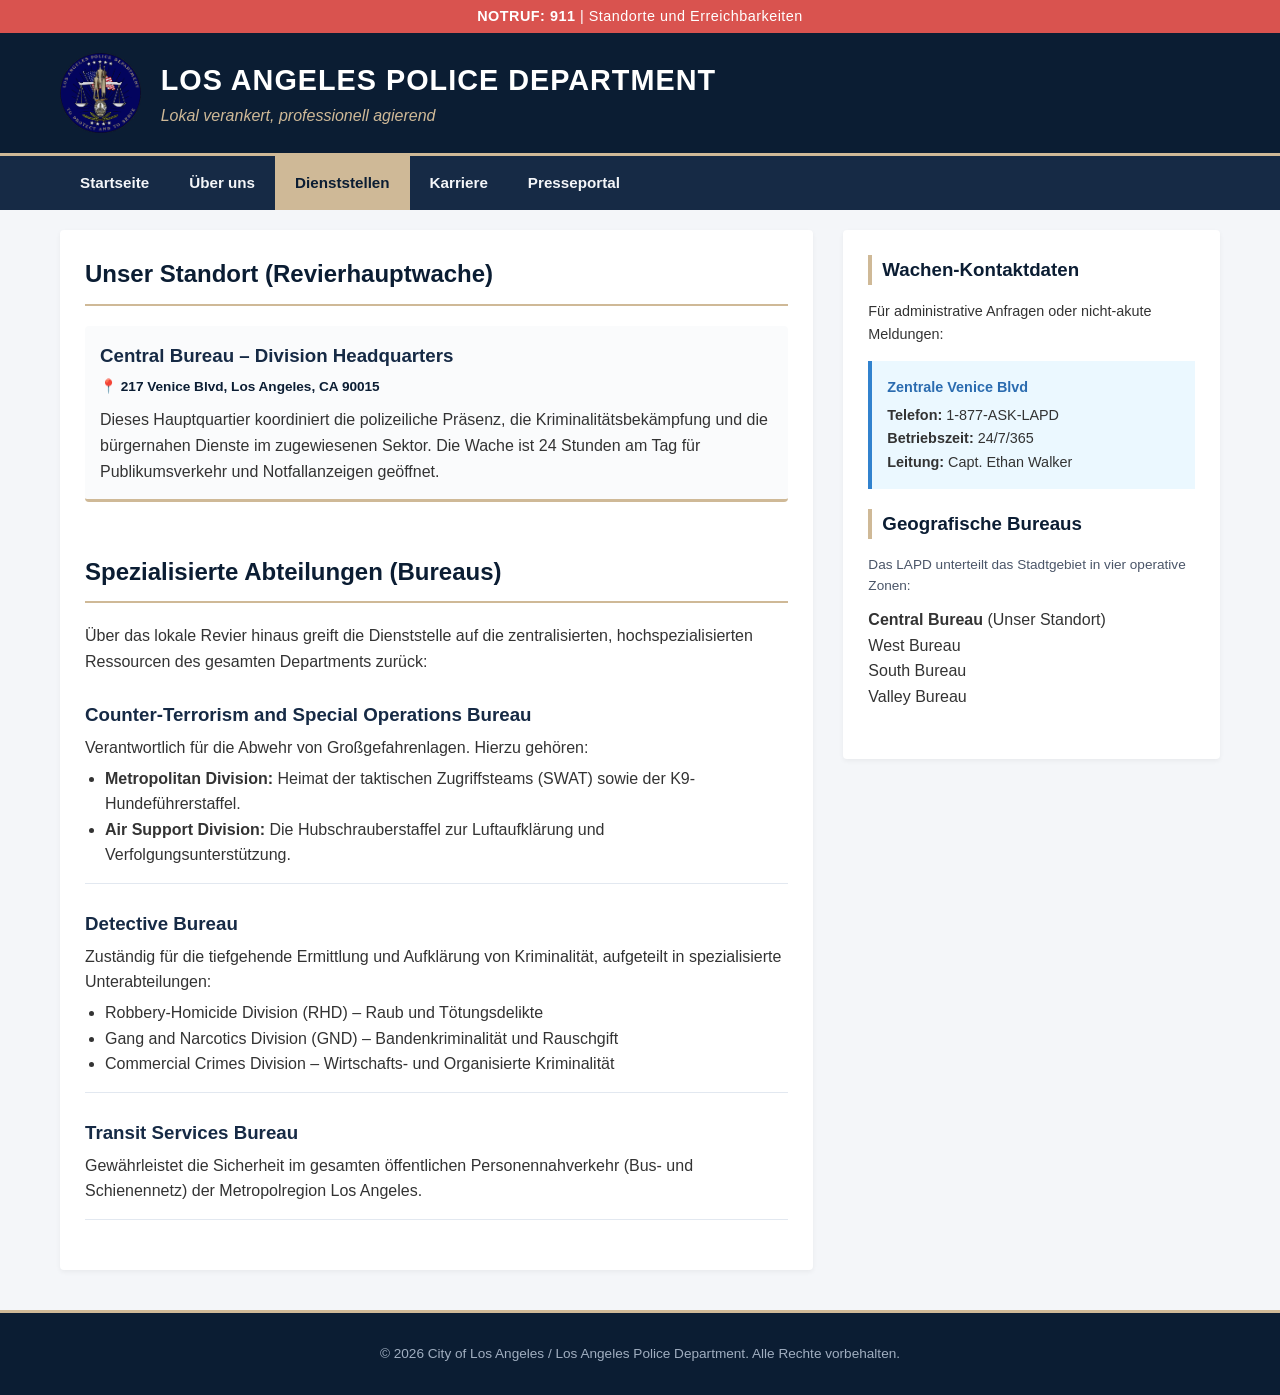
<file: dienststellen.html>
<!DOCTYPE html>
<html lang="de">
<head>
    <meta charset="UTF-8">
    <meta name="viewport" content="width=device-width, initial-scale=1.0">
    <title>Dienststellen & Standorte - Los Angeles Police Department</title>
    <link rel="stylesheet" href="style.css">
</head>
<body>

    <div class="announcement-bar">
        <p><strong>NOTRUF: 911</strong> | Standorte und Erreichbarkeiten</p>
    </div>

    <header class="main-header">
        <div class="header-container">
            <img src="lapd-logo.png" alt="LAPD Emblem" class="logo">
            <div class="header-text">
                <h1>LOS ANGELES POLICE DEPARTMENT</h1>
                <p class="motto">Lokal verankert, professionell agierend</p>
            </div>
        </div>
    </header>

    <nav class="navbar">
        <ul>
            <li><a href="index.html">Startseite</a></li>
            <li><a href="ueber-uns.html">Über uns</a></li>
            <li><a href="dienststellen.html" class="active">Dienststellen</a></li>
            <li><a href="karriere.html">Karriere</a></li>
            <li><a href="presse.html">Presseportal</a></li>
        </ul>
    </nav>

    <main class="content-container">
        
        <section class="main-content">
            <h2>Unser Standort (Revierhauptwache)</h2>
            <hr>
            <div class="news-card" style="border-bottom: 3px solid #cfb997; background-color: #fafbfc; padding: 15px; border-radius: 4px;">
                <h3>Central Bureau – Division Headquarters</h3>
                <p class="date" style="color: #0b1d33; font-weight: bold;">📍 217 Venice Blvd, Los Angeles, CA 90015</p>
                <p>Dieses Hauptquartier koordiniert die polizeiliche Präsenz, die Kriminalitätsbekämpfung und die bürgernahen Dienste im zugewiesenen Sektor. Die Wache ist 24 Stunden am Tag für Publikumsverkehr und Notfallanzeigen geöffnet.</p>
            </div>

            <br>
            <h2>Spezialisierte Abteilungen (Bureaus)</h2>
            <hr>
            <p>Über das lokale Revier hinaus greift die Dienststelle auf die zentralisierten, hochspezialisierten Ressourcen des gesamten Departments zurück:</p>
            
            <br>
            <div class="news-card">
                <h3>Counter-Terrorism and Special Operations Bureau</h3>
                <p>Verantwortlich für die Abwehr von Großgefahrenlagen. Hierzu gehören:</p>
                <ul style="margin-left: 20px; margin-top: 5px;">
                    <li><strong>Metropolitan Division:</strong> Heimat der taktischen Zugriffsteams (SWAT) sowie der K9-Hundeführerstaffel.</li>
                    <li><strong>Air Support Division:</strong> Die Hubschrauberstaffel zur Luftaufklärung und Verfolgungsunterstützung.</li>
                </ul>
            </div>

            <div class="news-card">
                <h3>Detective Bureau</h3>
                <p>Zuständig für die tiefgehende Ermittlung und Aufklärung von Kriminalität, aufgeteilt in spezialisierte Unterabteilungen:</p>
                <ul style="margin-left: 20px; margin-top: 5px;">
                    <li>Robbery-Homicide Division (RHD) – Raub und Tötungsdelikte</li>
                    <li>Gang and Narcotics Division (GND) – Bandenkriminalität und Rauschgift</li>
                    <li>Commercial Crimes Division – Wirtschafts- und Organisierte Kriminalität</li>
                </ul>
            </div>

            <div class="news-card">
                <h3>Transit Services Bureau</h3>
                <p>Gewährleistet die Sicherheit im gesamten öffentlichen Personennahverkehr (Bus- und Schienennetz) der Metropolregion Los Angeles.</p>
            </div>
        </section>

        <aside class="sidebar">
            <h3>Wachen-Kontaktdaten</h3>
            <p style="font-size: 0.9rem; margin-bottom: 15px;">Für administrative Anfragen oder nicht-akute Meldungen:</p>
            
            <div class="wichtig-box" style="margin-bottom: 20px;">
                <h4>Zentrale Venice Blvd</h4>
                <p style="margin-top: 5px;"><strong>Telefon:</strong> 1-877-ASK-LAPD<br>
                <strong>Betriebszeit:</strong> 24/7/365<br>
                <strong>Leitung:</strong> Capt. Ethan Walker</p>
            </div>

            <h3>Geografische Bureaus</h3>
            <p style="font-size: 0.85rem; color: #4a5568; margin-bottom: 10px;">Das LAPD unterteilt das Stadtgebiet in vier operative Zonen:</p>
            <ul>
                <li><strong>Central Bureau</strong> (Unser Standort)</li>
                <li>West Bureau</li>
                <li>South Bureau</li>
                <li>Valley Bureau</li>
            </ul>
        </aside>

    </main>

    <footer class="main-footer">
        <p>&copy; 2026 City of Los Angeles / Los Angeles Police Department. Alle Rechte vorbehalten.</p>
    </footer>

</body>
</html>
</file>
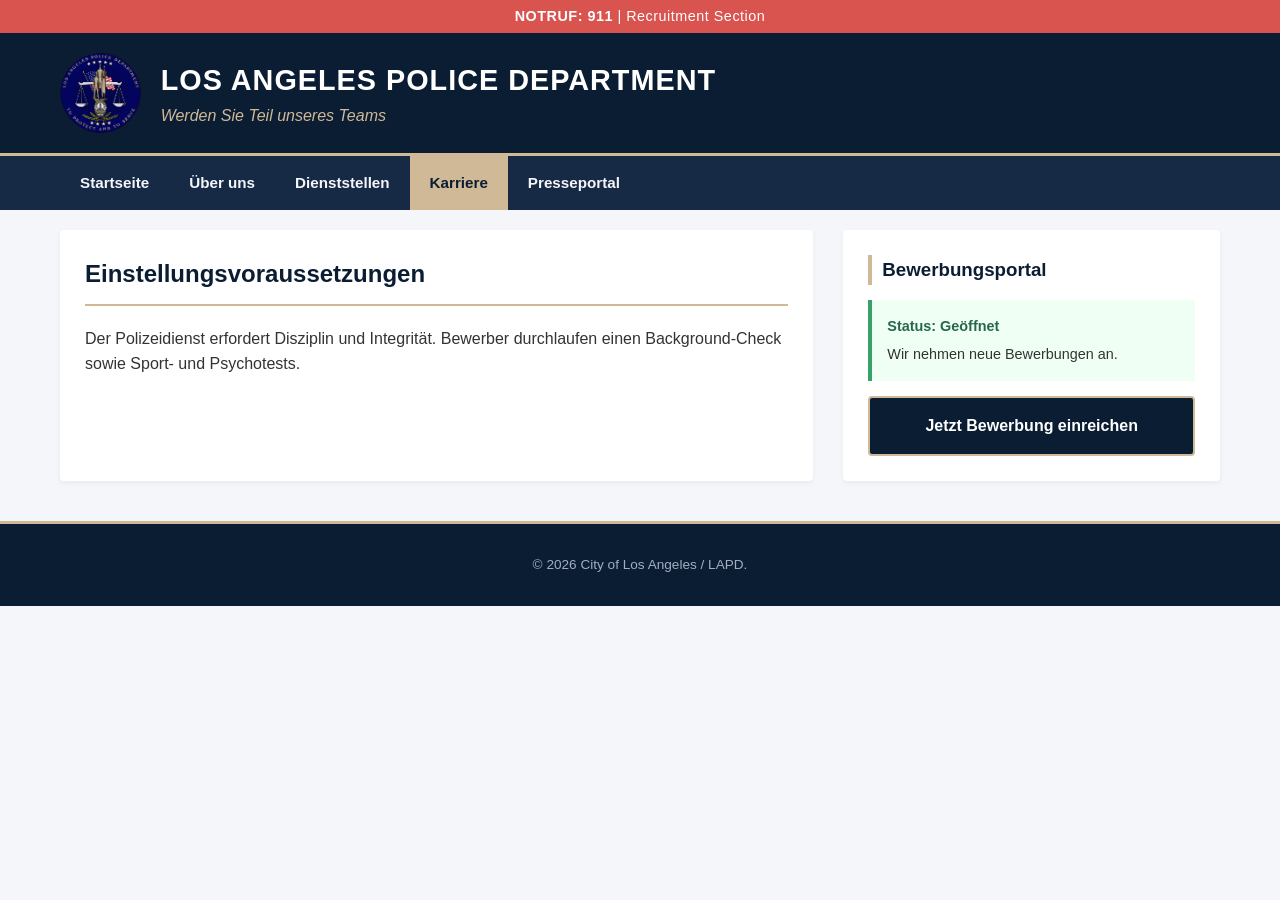
<file: karriere.html>
<!DOCTYPE html>
<html lang="de">
<head>
    <meta charset="UTF-8">
    <meta name="viewport" content="width=device-width, initial-scale=1.0">
    <title>Karriere - LAPD</title>
    <link rel="stylesheet" href="style.css">
</head>
<body>
    <div class="announcement-bar"><p><strong>NOTRUF: 911</strong> | Recruitment Section</p></div>
    <header class="main-header">
        <div class="header-container">
            <img src="lapd-logo.png" alt="LAPD Emblem" class="logo">
            <div class="header-text"><h1>LOS ANGELES POLICE DEPARTMENT</h1><p class="motto">Werden Sie Teil unseres Teams</p></div>
        </div>
    </header>
    <nav class="navbar">
        <ul>
            <li><a href="index.html">Startseite</a></li>
            <li><a href="ueber-uns.html">Über uns</a></li>
            <li><a href="dienststellen.html">Dienststellen</a></li>
            <li><a href="karriere.html" class="active">Karriere</a></li>
            <li><a href="presse.html">Presseportal</a></li>
        </ul>
    </nav>
    <main class="content-container">
        <section class="main-content">
            <h2>Einstellungsvoraussetzungen</h2>
            <hr>
            <p>Der Polizeidienst erfordert Disziplin und Integrität. Bewerber durchlaufen einen Background-Check sowie Sport- und Psychotests.</p>
        </section>
        <aside class="sidebar">
            <h3>Bewerbungsportal</h3>
            <div class="wichtig-box" style="background-color: #f0fff4; border-left-color: #38a169;"><h4 style="color: #276749;">Status: Geöffnet</h4><p>Wir nehmen neue Bewerbungen an.</p></div>
            <a href="HIER_DEIN_FORMULAR_LINK" class="btn-apply" target="_blank">Jetzt Bewerbung einreichen</a>
        </aside>
    </main>
    <footer class="main-footer"><p>&copy; 2026 City of Los Angeles / LAPD.</p></footer>
</body>
</html>
</file>
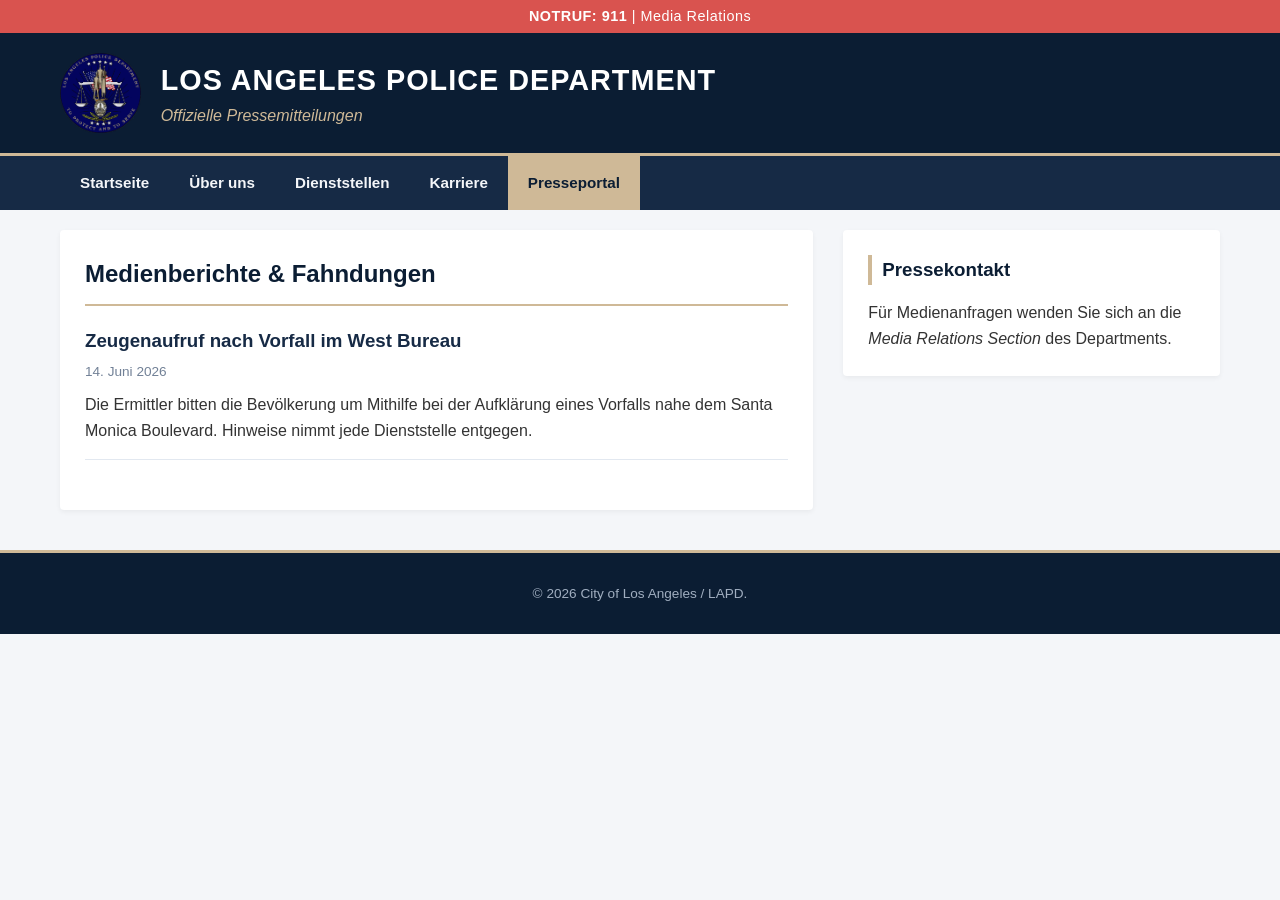
<file: presse.html>
<!DOCTYPE html>
<html lang="de">
<head>
    <meta charset="UTF-8">
    <meta name="viewport" content="width=device-width, initial-scale=1.0">
    <title>Presseportal - LAPD</title>
    <link rel="stylesheet" href="style.css">
</head>
<body>
    <div class="announcement-bar"><p><strong>NOTRUF: 911</strong> | Media Relations</p></div>
    <header class="main-header">
        <div class="header-container">
            <img src="lapd-logo.png" alt="LAPD Emblem" class="logo">
            <div class="header-text"><h1>LOS ANGELES POLICE DEPARTMENT</h1><p class="motto">Offizielle Pressemitteilungen</p></div>
        </div>
    </header>
    <nav class="navbar">
        <ul>
            <li><a href="index.html">Startseite</a></li>
            <li><a href="ueber-uns.html">Über uns</a></li>
            <li><a href="dienststellen.html">Dienststellen</a></li>
            <li><a href="karriere.html">Karriere</a></li>
            <li><a href="presse.html" class="active">Presseportal</a></li>
        </ul>
    </nav>
    <main class="content-container">
        <section class="main-content">
            <h2>Medienberichte & Fahndungen</h2>
            <hr>
            <div class="news-card">
                <h3>Zeugenaufruf nach Vorfall im West Bureau</h3>
                <p class="date">14. Juni 2026</p>
                <p>Die Ermittler bitten die Bevölkerung um Mithilfe bei der Aufklärung eines Vorfalls nahe dem Santa Monica Boulevard. Hinweise nimmt jede Dienststelle entgegen.</p>
            </div>
        </section>
        <aside class="sidebar">
            <h3>Pressekontakt</h3>
            <p>Für Medienanfragen wenden Sie sich an die <em>Media Relations Section</em> des Departments.</p>
        </aside>
    </main>
    <footer class="main-footer"><p>&copy; 2026 City of Los Angeles / LAPD.</p></footer>
</body>
</html>
</file>
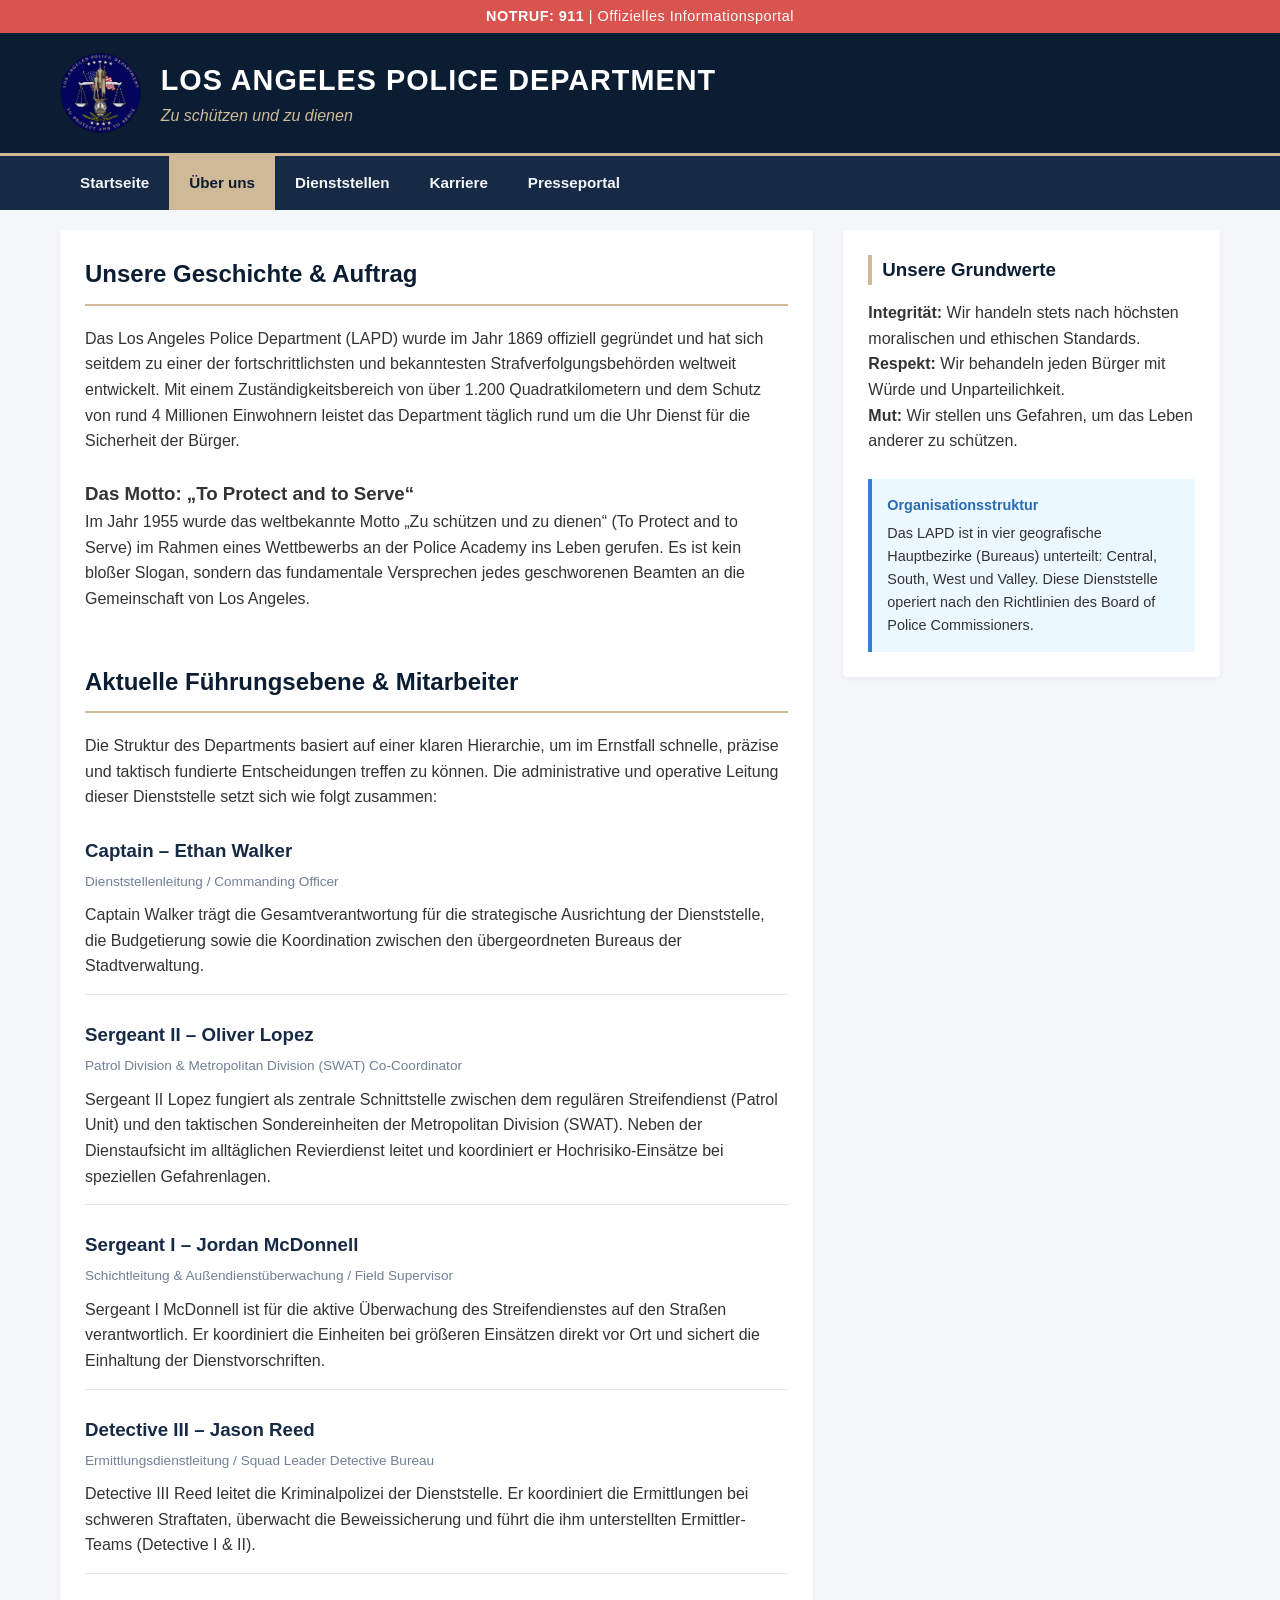
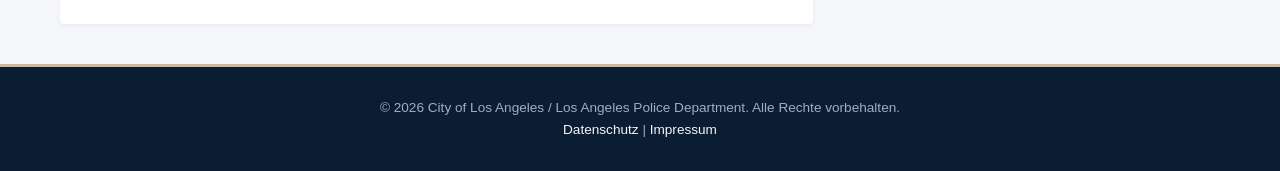
<file: ueber-uns.html>
<!DOCTYPE html>
<html lang="de">
<head>
    <meta charset="UTF-8">
    <meta name="viewport" content="width=device-width, initial-scale=1.0">
    <title>Über uns - Los Angeles Police Department</title>
    <link rel="stylesheet" href="style.css">
</head>
<body>

    <div class="announcement-bar">
        <p><strong>NOTRUF: 911</strong> | Offizielles Informationsportal</p>
    </div>

    <header class="main-header">
        <div class="header-container">
            <img src="lapd-logo.png" alt="LAPD Emblem" class="logo">
            <div class="header-text">
                <h1>LOS ANGELES POLICE DEPARTMENT</h1>
                <p class="motto">Zu schützen und zu dienen</p>
            </div>
        </div>
    </header>

    <nav class="navbar">
        <ul>
            <li><a href="index.html">Startseite</a></li>
            <li><a href="ueber-uns.html" class="active">Über uns</a></li>
            <li><a href="dienststellen.html">Dienststellen</a></li>
            <li><a href="karriere.html">Karriere</a></li>
            <li><a href="presse.html">Presseportal</a></li>
        </ul>
    </nav>

    <main class="content-container">
        
        <section class="main-content">
            <h2>Unsere Geschichte & Auftrag</h2>
            <hr>
            <p>Das Los Angeles Police Department (LAPD) wurde im Jahr 1869 offiziell gegründet und hat sich seitdem zu einer der fortschrittlichsten und bekanntesten Strafverfolgungsbehörden weltweit entwickelt. Mit einem Zuständigkeitsbereich von über 1.200 Quadratkilometern und dem Schutz von rund 4 Millionen Einwohnern leistet das Department täglich rund um die Uhr Dienst für die Sicherheit der Bürger.</p>
            
            <br>
            <h3>Das Motto: „To Protect and to Serve“</h3>
            <p>Im Jahr 1955 wurde das weltbekannte Motto „Zu schützen und zu dienen“ (To Protect and to Serve) im Rahmen eines Wettbewerbs an der Police Academy ins Leben gerufen. Es ist kein bloßer Slogan, sondern das fundamentale Versprechen jedes geschworenen Beamten an die Gemeinschaft von Los Angeles.</p>

            <br><br>
            <h2>Aktuelle Führungsebene & Mitarbeiter</h2>
            <hr>
            <p>Die Struktur des Departments basiert auf einer klaren Hierarchie, um im Ernstfall schnelle, präzise und taktisch fundierte Entscheidungen treffen zu können. Die administrative und operative Leitung dieser Dienststelle setzt sich wie folgt zusammen:</p>
            
            <br>
            <div class="news-card">
                <h3>Captain – Ethan Walker</h3>
                <p class="date">Dienststellenleitung / Commanding Officer</p>
                <p>Captain Walker trägt die Gesamtverantwortung für die strategische Ausrichtung der Dienststelle, die Budgetierung sowie die Koordination zwischen den übergeordneten Bureaus der Stadtverwaltung.</p>
            </div>

            <div class="news-card">
                <h3>Sergeant II – Oliver Lopez</h3>
                <p class="date">Patrol Division & Metropolitan Division (SWAT) Co-Coordinator</p>
                <p>Sergeant II Lopez fungiert als zentrale Schnittstelle zwischen dem regulären Streifendienst (Patrol Unit) und den taktischen Sondereinheiten der Metropolitan Division (SWAT). Neben der Dienstaufsicht im alltäglichen Revierdienst leitet und koordiniert er Hochrisiko-Einsätze bei speziellen Gefahrenlagen.</p>
            </div>

            <div class="news-card">
                <h3>Sergeant I – Jordan McDonnell</h3>
                <p class="date">Schichtleitung & Außendienstüberwachung / Field Supervisor</p>
                <p>Sergeant I McDonnell ist für die aktive Überwachung des Streifendienstes auf den Straßen verantwortlich. Er koordiniert die Einheiten bei größeren Einsätzen direkt vor Ort und sichert die Einhaltung der Dienstvorschriften.</p>
            </div>

            <div class="news-card">
                <h3>Detective III – Jason Reed</h3>
                <p class="date">Ermittlungsdienstleitung / Squad Leader Detective Bureau</p>
                <p>Detective III Reed leitet die Kriminalpolizei der Dienststelle. Er koordiniert die Ermittlungen bei schweren Straftaten, überwacht die Beweissicherung und führt die ihm unterstellten Ermittler-Teams (Detective I & II).</p>
            </div>
        </section>

        <aside class="sidebar">
            <h3>Unsere Grundwerte</h3>
            <ul>
                <li><strong>Integrität:</strong> Wir handeln stets nach höchsten moralischen und ethischen Standards.</li>
                <li><strong>Respekt:</strong> Wir behandeln jeden Bürger mit Würde und Unparteilichkeit.</li>
                <li><strong>Mut:</strong> Wir stellen uns Gefahren, um das Leben anderer zu schützen.</li>
            </ul>

            <div class="wichtig-box" style="margin-top: 20px;">
                <h4>Organisationsstruktur</h4>
                <p>Das LAPD ist in vier geografische Hauptbezirke (Bureaus) unterteilt: Central, South, West und Valley. Diese Dienststelle operiert nach den Richtlinien des Board of Police Commissioners.</p>
            </div>
        </aside>

    </main>

    <footer class="main-footer">
        <p>&copy; 2026 City of Los Angeles / Los Angeles Police Department. Alle Rechte vorbehalten.</p>
        <p><a href="#">Datenschutz</a> | <a href="#">Impressum</a></p>
    </footer>

</body>
</html>
</file>
<file: style.css>
* {
    margin: 0;
    padding: 0;
    box-sizing: border-box;
    font-family: 'Arial', sans-serif;
}

body {
    background-color: #f4f6f9;
    color: #333;
    line-height: 1.6;
}

.announcement-bar {
    background-color: #d9534f;
    color: white;
    text-align: center;
    padding: 5px 0;
    font-size: 0.9rem;
    letter-spacing: 0.5px;
}

.main-header {
    background-color: #0b1d33;
    color: white;
    padding: 20px 0;
    border-bottom: 3px solid #cfb997;
}

.header-container {
    max-width: 1200px;
    margin: 0 auto;
    display: flex;
    align-items: center;
    padding: 0 20px;
}

.logo {
    height: 80px;
    margin-right: 20px;
}

.header-text h1 {
    font-size: 1.8rem;
    letter-spacing: 1px;
}

.motto {
    color: #cfb997;
    font-style: italic;
    font-size: 1rem;
}

.navbar {
    background-color: #162a45;
}

.navbar ul {
    max-width: 1200px;
    margin: 0 auto;
    list-style: none;
    display: flex;
    padding: 0 20px;
}

.navbar li a {
    display: block;
    color: #f4f6f9;
    text-decoration: none;
    padding: 15px 20px;
    font-weight: bold;
    font-size: 0.95rem;
    transition: background 0.2s;
}

.navbar li a:hover, .navbar li a.active {
    background-color: #cfb997;
    color: #0b1d33;
}

.hero-section {
    position: relative;
    max-width: 1200px;
    margin: 20px auto;
    height: 300px;
    overflow: hidden;
    background-color: #0b1d33;
}

.hero-image {
    width: 100%;
    height: 100%;
    object-fit: cover;
    opacity: 0.6;
}

.hero-overlay {
    position: absolute;
    bottom: 0;
    left: 0;
    right: 0;
    background: linear-gradient(transparent, rgba(11, 29, 51, 0.95));
    color: white;
    padding: 30px 20px;
}

.content-container {
    max-width: 1200px;
    margin: 20px auto;
    display: grid;
    grid-template-columns: 2fr 1fr;
    gap: 30px;
    padding: 0 20px;
}

.main-content {
    background: white;
    padding: 25px;
    border-radius: 4px;
    box-shadow: 0 2px 5px rgba(0,0,0,0.05);
}

.main-content h2 {
    color: #0b1d33;
    margin-bottom: 10px;
}

hr {
    border: 0;
    height: 2px;
    background: #cfb997;
    margin-bottom: 20px;
}

.news-card {
    margin-bottom: 25px;
    padding-bottom: 15px;
    border-bottom: 1px solid #e2e8f0;
}

.news-card h3 {
    color: #162a45;
    margin-bottom: 5px;
}

.date {
    font-size: 0.85rem;
    color: #718096;
    margin-bottom: 10px;
}

.sidebar {
    background: white;
    padding: 25px;
    border-radius: 4px;
    box-shadow: 0 2px 5px rgba(0,0,0,0.05);
    height: fit-content;
}

.sidebar h3 {
    color: #0b1d33;
    margin-bottom: 15px;
    border-left: 4px solid #cfb997;
    padding-left: 10px;
}

.sidebar ul {
    list-style: none;
    margin-bottom: 25px;
}

.sidebar ul li a {
    display: block;
    padding: 10px 0;
    color: #2d3748;
    text-decoration: none;
    border-bottom: 1px solid #edf2f7;
}

.sidebar ul li a:hover {
    color: #cfb997;
}

.wichtig-box {
    background-color: #ebf8ff;
    border-left: 4px solid #3182ce;
    padding: 15px;
    font-size: 0.9rem;
}

.wichtig-box h4 {
    color: #2b6cb0;
    margin-bottom: 5px;
}

.btn-apply {
    display: block;
    width: 100%;
    text-align: center;
    background-color: #0b1d33;
    color: white;
    padding: 15px;
    text-decoration: none;
    font-weight: bold;
    border-radius: 4px;
    border: 2px solid #cfb997;
    transition: all 0.2s ease;
    margin-top: 15px;
}

.btn-apply:hover {
    background-color: #cfb997;
    color: #0b1d33;
}

.main-footer {
    background-color: #0b1d33;
    color: #a0aec0;
    text-align: center;
    padding: 30px 20px;
    margin-top: 40px;
    font-size: 0.85rem;
    border-top: 3px solid #cfb997;
}

.main-footer a {
    color: #f4f6f9;
    text-decoration: none;
}

@media (max-width: 768px) {
    .content-container { grid-template-columns: 1fr; }
    .header-container { flex-direction: column; text-align: center; }
    .logo { margin-right: 0; margin-bottom: 15px; }
    .navbar ul { flex-direction: column; }
    .navbar li a { text-align: center; padding: 10px; }
}

.btn-apply {
    display: block;
    width: 100%;
    text-align: center;
    background-color: #0b1d33;
    color: white;
    padding: 15px;
    text-decoration: none;
    font-weight: bold;
    border-radius: 4px;
    border: 2px solid #cfb997;
    transition: all 0.2s ease;
    margin-top: 15px;
}

.btn-apply:hover {
    background-color: #cfb997;
    color: #0b1d33;
    box-shadow: 0 4px 10px rgba(0,0,0,0.15);
}
</file>
